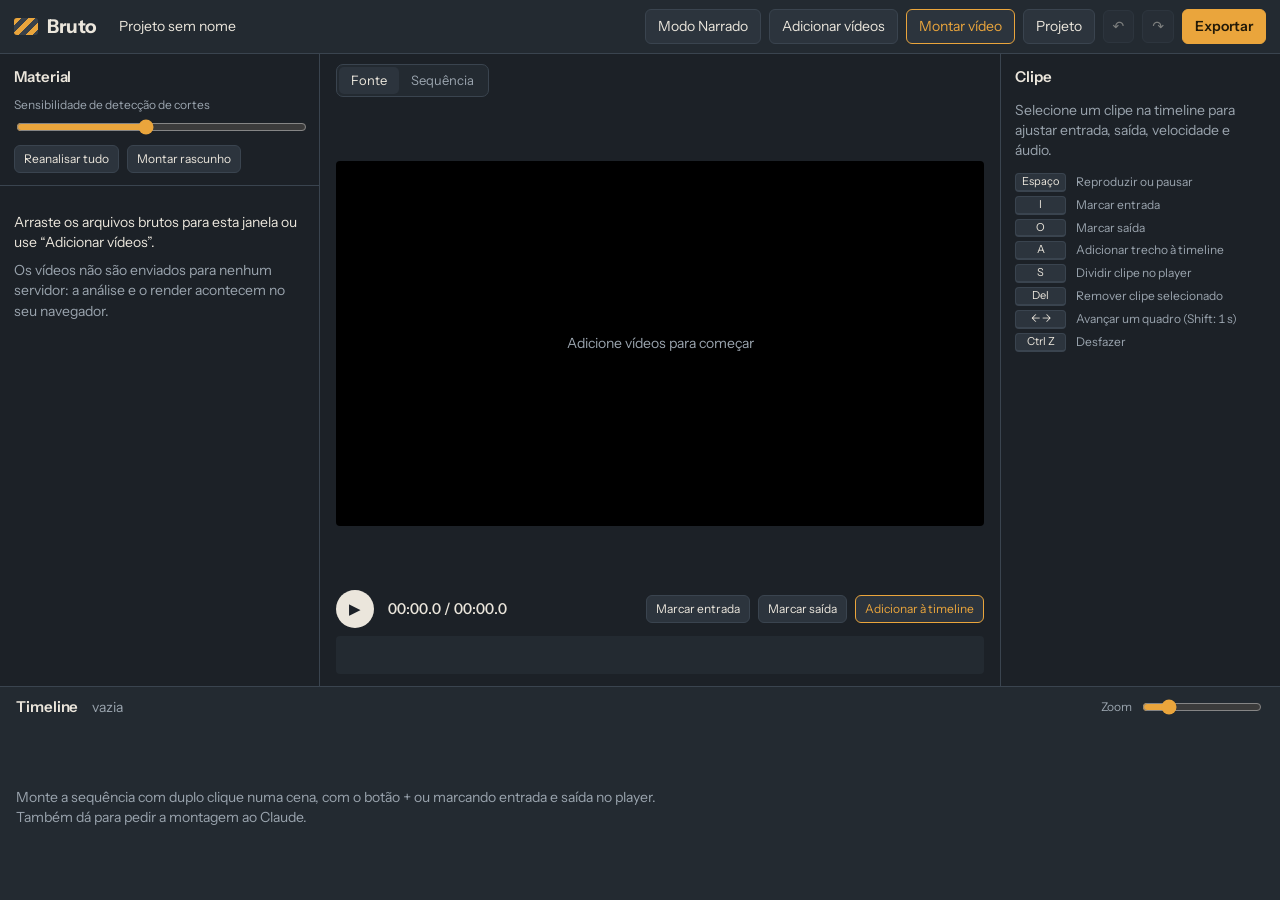
<file: index.html>
<!doctype html>
<html lang="pt-BR">
<head>
  <meta charset="utf-8">
  <meta name="viewport" content="width=device-width, initial-scale=1">
  <title>Bruto — edição de vídeo bruto</title>
  <link rel="icon" href="data:image/svg+xml,<svg xmlns='http://www.w3.org/2000/svg' viewBox='0 0 100 100'><text y='.9em' font-size='90'>🎬</text></svg>">
  <link rel="preconnect" href="https://fonts.googleapis.com">
  <link rel="preconnect" href="https://fonts.gstatic.com" crossorigin>
  <link href="https://fonts.googleapis.com/css2?family=Instrument+Sans:wght@400;500;600;700&display=swap" rel="stylesheet">
  <link rel="stylesheet" href="styles.css">
</head>
<body>
  <header class="topbar">
    <div class="brand"><span class="mark" aria-hidden="true"></span>Bruto</div>
    <input id="projName" class="proj-name" aria-label="Nome do projeto" value="Projeto sem nome">
    <nav class="actions">
      <a class="btn" href="/narrado" title="Vídeo narrado a partir de uma notícia, com cenas de jogos e legenda">Modo Narrado</a>
      <button id="btnAdd" class="btn">Adicionar vídeos</button>
      <button id="btnClaude" class="btn accent">Montar vídeo</button>
      <details class="menu" id="projMenu">
        <summary class="btn">Projeto</summary>
        <div class="menu-pop">
          <button id="btnSaveProj">Salvar projeto (.json)</button>
          <button id="btnOpenProj">Abrir projeto ou edição</button>
          <button id="btnNewProj">Novo projeto</button>
        </div>
      </details>
      <button id="btnUndo" class="btn icon" title="Desfazer (Ctrl+Z)" aria-label="Desfazer">↶</button>
      <button id="btnRedo" class="btn icon" title="Refazer (Ctrl+Shift+Z)" aria-label="Refazer">↷</button>
      <button id="btnExport" class="btn primary">Exportar</button>
    </nav>
    <input type="file" id="fileVideos" multiple accept="video/*,.mov,.mkv,.m4v" hidden>
    <input type="file" id="fileProject" accept=".json,application/json" hidden>
  </header>

  <main class="workspace">
    <aside class="bin">
      <div class="panel-head">
        <h2>Material</h2>
        <span id="binCount" class="muted"></span>
      </div>
      <div class="bin-tools">
        <label class="field">
          <span>Sensibilidade de detecção de cortes</span>
          <input id="sens" type="range" min="1" max="10" value="5">
        </label>
        <div class="row">
          <button id="btnReanalyze" class="btn small">Reanalisar tudo</button>
          <button id="btnDraft" class="btn small">Montar rascunho</button>
        </div>
      </div>
      <div id="binList"></div>
    </aside>

    <section class="viewer">
      <div class="viewer-head">
        <div class="tabs" role="group" aria-label="Modo do player">
          <button class="mode-tab" data-mode="source" aria-pressed="true">Fonte</button>
          <button class="mode-tab" data-mode="sequence" aria-pressed="false">Sequência</button>
        </div>
        <span id="viewerTitle" class="muted"></span>
      </div>
      <div class="stage-wrap">
        <div class="stage" id="stage">
          <video id="player" playsinline preload="auto"></video>
          <div class="stage-empty" id="stageEmpty">Adicione vídeos para começar</div>
        </div>
      </div>
      <div class="transport">
        <button id="btnPlay" class="play" aria-label="Reproduzir">▶</button>
        <span id="timeDisp" class="time">00:00.0 / 00:00.0</span>
        <div id="markControls" class="row">
          <button id="btnIn" class="btn small" title="Atalho: I">Marcar entrada</button>
          <button id="btnOut" class="btn small" title="Atalho: O">Marcar saída</button>
          <button id="btnAddRange" class="btn small accent" title="Atalho: A">Adicionar à timeline</button>
        </div>
      </div>
      <div id="scrubWrap"><div id="scrub" aria-label="Linha do tempo do arquivo"></div></div>
    </section>

    <aside class="inspector" id="inspector"></aside>
  </main>

  <section class="timeline">
    <div class="tl-head">
      <h2>Timeline</h2>
      <span id="seqSummary" class="muted"></span>
      <label class="zoom">Zoom <input id="zoom" type="range" min="4" max="60" value="14"></label>
    </div>
    <div id="track"></div>
  </section>

  <dialog id="dlgClaude">
    <form method="dialog" class="dlg-head">
      <h2>Montar vídeo</h2>
      <button class="btn icon" aria-label="Fechar">✕</button>
    </form>
    <div class="dlg-body">
      <div class="grid3">
        <label class="field"><span>Tipo de vídeo</span>
          <select id="tplSelect">
            <option value="imovel">Imóvel</option>
            <option value="vlog">Vlog ou fala para câmera</option>
            <option value="entrevista">Entrevista</option>
            <option value="gameplay">Gameplay</option>
            <option value="produto">Produto</option>
            <option value="livre">Livre</option>
          </select>
        </label>
        <label class="field"><span>Duração alvo (segundos)</span>
          <input id="targetDur" type="number" min="5" step="5" value="60">
        </label>
        <label class="field"><span>Formato</span>
          <select id="autoAspect">
            <option value="16:9">Horizontal 16:9</option>
            <option value="9:16">Vertical 9:16</option>
          </select>
        </label>
      </div>
      <label class="field"><span>Objetivo e observações (usado pela IA)</span>
        <textarea id="briefing" rows="2" placeholder="Ex.: apartamento de 3 quartos no Centro, destacar a suíte e a varanda gourmet."></textarea>
      </label>
      <div class="row wrap">
        <button id="btnAutoBuild" class="btn primary">Montar automaticamente</button>
        <button id="btnAiBuild" class="btn accent">Montar com IA</button>
        <span id="autoStatus" class="muted small"></span>
      </div>
      <p class="muted small">“Montar automaticamente” usa só a análise das cenas: descarta trechos escuros, desfocados ou tremidos e pega o melhor pedaço de cada cena até completar a duração. “Montar com IA” olha as imagens, identifica os ambientes e decide a ordem.</p>

      <details class="box" id="aiConfig">
        <summary>Configurar IA (Gemini, gratuito)</summary>
        <div class="box-body">
          <p class="muted small">1. Entre em <a href="https://aistudio.google.com/apikey" target="_blank" rel="noopener">aistudio.google.com/apikey</a> com uma conta Google e crie uma chave. 2. Cole abaixo e salve. A chave fica guardada só neste navegador. O plano gratuito tem limite diário de uso.</p>
          <div class="grid2">
            <label class="field"><span>Chave da API do Gemini</span><input id="geminiKey" type="password" autocomplete="off" placeholder="Cole a chave aqui"></label>
            <label class="field"><span>Modelo</span><input id="geminiModel" type="text" placeholder="gemini-flash-latest"></label>
          </div>
          <div class="row">
            <button id="btnSaveKey" class="btn small">Salvar</button>
            <button id="btnClearKey" class="btn small danger">Remover chave</button>
            <span id="keyState" class="muted small"></span>
          </div>
        </div>
      </details>

      <details class="box">
        <summary>Fluxo manual com o Claude</summary>
        <div class="box-body">
          <p class="muted small">Baixe as folhas de contato, copie o prompt e envie os dois numa conversa com o Claude. Depois cole o JSON da resposta abaixo.</p>
          <div class="row wrap">
            <button id="btnSheets" class="btn small">Baixar folhas de contato</button>
            <button id="btnCopyPrompt" class="btn small">Copiar prompt</button>
          </div>
          <details class="prompt-preview">
            <summary>Ver prompt</summary>
            <textarea id="promptPreview" rows="6" readonly></textarea>
          </details>
          <textarea id="editJson" rows="4" placeholder="Cole aqui o JSON da resposta"></textarea>
          <div class="row wrap">
            <button id="btnApplyEdit" class="btn small">Aplicar edição</button>
            <button id="btnLoadEditFile" class="btn small">Abrir arquivo .json</button>
          </div>
        </div>
      </details>
    </div>
  </dialog>

  <dialog id="dlgExport">
    <form method="dialog" class="dlg-head">
      <h2>Exportar</h2>
      <button class="btn icon" aria-label="Fechar">✕</button>
    </form>
    <div class="dlg-body">
      <div class="grid3">
        <label class="field"><span>Formato</span>
          <select data-setting="aspect">
            <option value="16:9">Horizontal 16:9</option>
            <option value="9:16">Vertical 9:16</option>
          </select>
        </label>
        <label class="field"><span>Enquadramento</span>
          <select data-setting="fit">
            <option value="contain">Encaixar com barras</option>
            <option value="cover">Preencher cortando</option>
          </select>
        </label>
        <label class="field"><span>Resolução</span>
          <select data-setting="res">
            <option value="720">720p</option>
            <option value="1080">1080p</option>
            <option value="2160">4K (só render local)</option>
          </select>
        </label>
        <label class="field"><span>Quadros por segundo</span>
          <select data-setting="fps">
            <option value="30">30</option>
            <option value="60">60</option>
          </select>
        </label>
        <label class="field"><span>Áudio original</span>
          <select data-setting="audio">
            <option value="true">Manter</option>
            <option value="false">Remover</option>
          </select>
        </label>
        <label class="field"><span>Qualidade</span>
          <select data-setting="quality">
            <option value="final">Final</option>
            <option value="draft">Rascunho rápido</option>
          </select>
        </label>
      </div>

      <section class="exp-block">
        <h3>Renderizar no navegador</h3>
        <p class="muted" id="expEstimate"></p>
        <div class="row">
          <button id="btnRender" class="btn primary">Renderizar MP4</button>
          <button id="btnCancel" class="btn" hidden>Cancelar</button>
        </div>
        <div id="expProgress" hidden>
          <div class="bar"><i id="expBar"></i></div>
          <div id="expStatus"></div>
          <pre id="expLog"></pre>
        </div>
        <div id="expResult"></div>
      </section>

      <section class="exp-block">
        <h3>Outras saídas</h3>
        <p class="muted">Para vídeos longos ou em 4K, o render local com ffmpeg é bem mais rápido. A EDL abre a sequência no DaVinci Resolve ou no Premiere para acabamento.</p>
        <div class="row wrap">
          <button id="btnBat" class="btn">Script Windows (.bat)</button>
          <button id="btnSh" class="btn">Script Mac/Linux (.sh)</button>
          <button id="btnEdl" class="btn">EDL (DaVinci/Premiere)</button>
          <button id="btnSaveProj2" class="btn">Projeto (.json)</button>
        </div>
      </section>
    </div>
  </dialog>

  <div id="dropOverlay" hidden><div>Solte os vídeos para adicionar ao projeto</div></div>
  <div id="toasts" aria-live="polite"></div>

  <script type="module" src="app.js"></script>
</body>
</html>
</file>
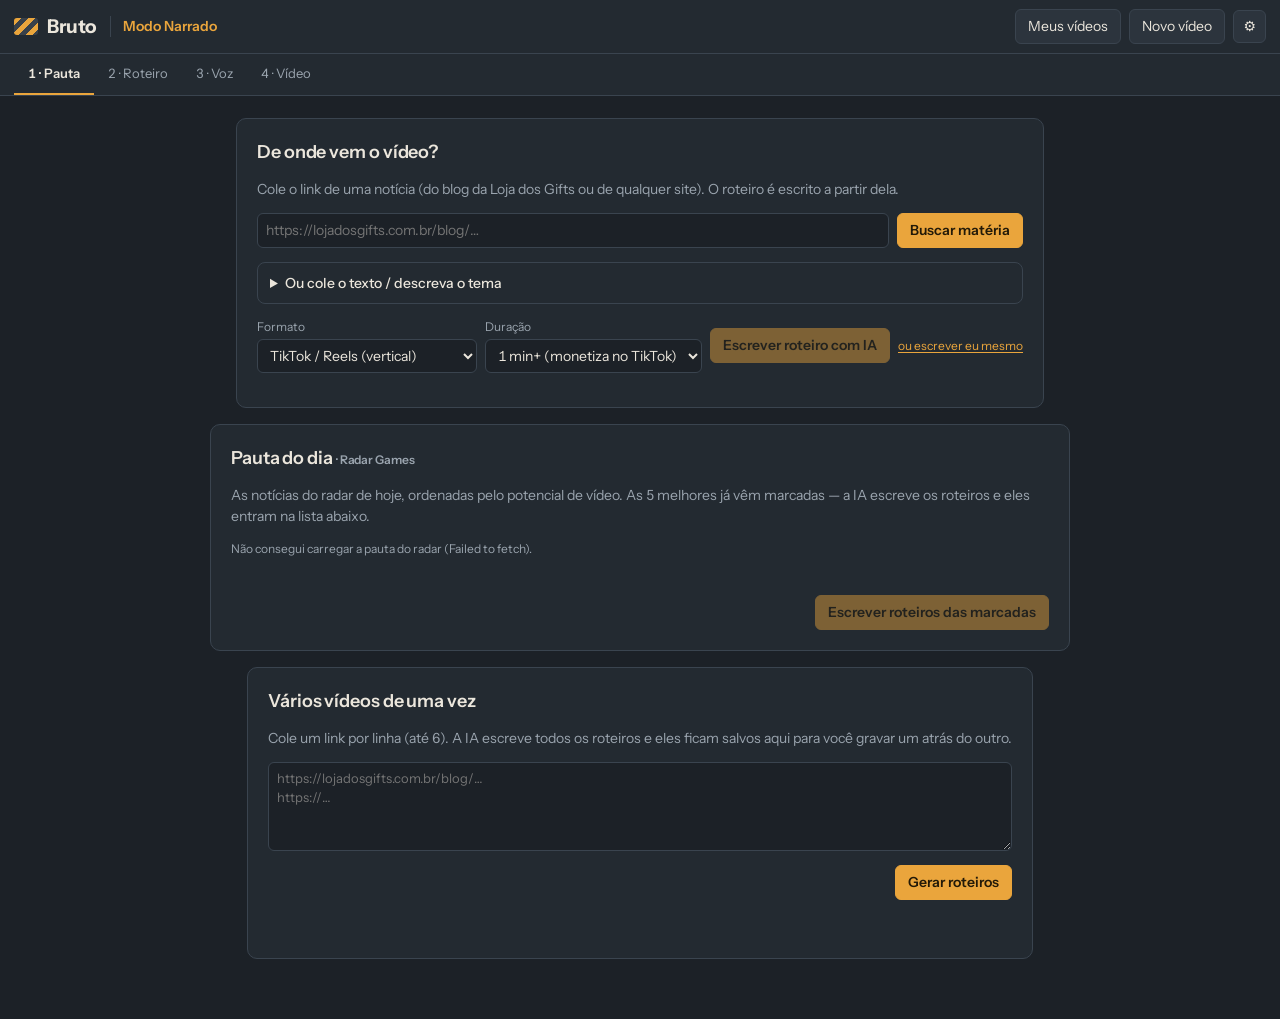
<file: narrado.html>
<!doctype html>
<html lang="pt-BR">
<head>
  <meta charset="utf-8">
  <meta name="viewport" content="width=device-width, initial-scale=1">
  <title>Bruto — Modo Narrado</title>
  <link rel="icon" href="data:image/svg+xml,<svg xmlns='http://www.w3.org/2000/svg' viewBox='0 0 100 100'><text y='.9em' font-size='90'>🎙️</text></svg>">
  <link rel="preconnect" href="https://fonts.googleapis.com">
  <link rel="preconnect" href="https://fonts.gstatic.com" crossorigin>
  <link href="https://fonts.googleapis.com/css2?family=Instrument+Sans:wght@400;500;600;700&family=Anton&family=Montserrat:wght@900&display=swap" rel="stylesheet">
  <link rel="stylesheet" href="styles.css">
  <link rel="stylesheet" href="narrado.css">
</head>
<body class="nr">
  <header class="topbar">
    <a class="brand" href="/" title="Voltar ao editor do Bruto"><span class="mark" aria-hidden="true"></span>Bruto</a>
    <span class="mode-name">Modo Narrado</span>
    <nav class="actions">
      <details class="menu" id="menuVideos">
        <summary class="btn">Meus vídeos</summary>
        <div class="menu-pop" id="listaVideos"><p class="muted small">Carregando…</p></div>
      </details>
      <button id="btnNovo" class="btn">Novo vídeo</button>
      <button id="btnConfig" class="btn icon" title="Configurações" aria-label="Configurações">⚙</button>
    </nav>
  </header>

  <ol class="trilha" aria-label="Etapas">
    <li data-passo="pauta">1 · Pauta</li>
    <li data-passo="roteiro">2 · Roteiro</li>
    <li data-passo="voz">3 · Voz</li>
    <li data-passo="video">4 · Vídeo</li>
  </ol>

  <main class="nr-main">
    <!-- 1. Pauta -->
    <section class="passo" id="passo-pauta">
      <div class="cartao">
        <h2>De onde vem o vídeo?</h2>
        <p class="muted">Cole o link de uma notícia (do blog da Loja dos Gifts ou de qualquer site). O roteiro é escrito a partir dela.</p>
        <div class="row">
          <input id="urlMateria" type="text" placeholder="https://lojadosgifts.com.br/blog/…" inputmode="url">
          <button id="btnBuscar" class="btn primary">Buscar matéria</button>
        </div>
        <details class="box" id="boxTexto">
          <summary>Ou cole o texto / descreva o tema</summary>
          <div class="box-body">
            <textarea id="textoMateria" rows="8" placeholder="Cole aqui o texto da matéria ou escreva o tema do vídeo…"></textarea>
          </div>
        </details>
        <div id="previaMateria" class="previa" hidden></div>
        <div id="boxYoutube" class="box" hidden>
          <p class="small"><b>Vídeo longo para o YouTube.</b> Funciona melhor com curiosidades, top listas, dicas e lançamentos. Pode ser só o tema (ex.: <i>"15 curiosidades de The Witcher 3"</i>) no campo de texto acima — a IA pesquisa na internet e monta capítulos.</p>
          <div class="row">
            <label class="field curto"><span>Canal</span>
              <select id="nichoYt">
                <option value="games" selected>Jogando Sem Plano (games)</option>
                <option value="carros">Radar de Garagem (carros)</option>
              </select>
            </label>
            <label class="field" id="campoCanalCarros" hidden><span>Nome do canal de carros</span>
              <input id="canalCarros" type="text" placeholder="Radar de Garagem">
            </label>
          </div>
          <label class="field"><span>Mais fontes (opcional) — links, um por linha</span>
            <textarea id="fontesExtras" rows="3" placeholder="https://…"></textarea>
          </label>
          <label class="field curto"><span>Tipo de vídeo</span>
            <select id="tipoYt">
              <option value="auto" selected>A IA escolhe</option>
              <option value="curiosidades">Curiosidades / história</option>
              <option value="top">Top lista</option>
              <option value="dicas">Dicas / guia</option>
              <option value="lancamentos">Lançamentos</option>
            </select>
          </label>
        </div>
        <div class="row fim">
          <label class="field curto"><span>Formato</span>
            <select id="formato">
              <option value="vertical" selected>TikTok / Reels (vertical)</option>
              <option value="horizontal">YouTube · Jogando Sem Plano (horizontal)</option>
            </select>
          </label>
          <label class="field curto"><span>Duração</span>
            <select id="duracao">
              <option value="70" selected>1 min+ (monetiza no TikTok)</option>
              <option value="90">~1 min 30</option>
              <option value="50">~50 s</option>
              <option value="35">~35 s</option>
            </select>
          </label>
          <button id="btnRoteiro" class="btn primary" disabled>Escrever roteiro com IA</button>
          <button id="btnRoteiroVazio" class="link">ou escrever eu mesmo</button>
        </div>
        <p id="statusRoteiro" class="muted small"></p>
      </div>

      <div class="cartao">
        <h2>Pauta do dia <span class="muted small">· Radar Games</span></h2>
        <p class="muted">As notícias do radar de hoje, ordenadas pelo potencial de vídeo. As 5 melhores já vêm marcadas — a IA escreve os roteiros e eles entram na lista abaixo.</p>
        <p id="statusPauta" class="muted small">Carregando a pauta…</p>
        <ul id="listaPauta" class="lista-lote lista-pauta"></ul>
        <div class="row fim">
          <button id="btnPauta" class="btn primary" disabled>Escrever roteiros das marcadas</button>
        </div>
      </div>

      <div class="cartao">
        <h2>Vários vídeos de uma vez</h2>
        <p class="muted">Cole um link por linha (até 6). A IA escreve todos os roteiros e eles ficam salvos aqui para você gravar um atrás do outro.</p>
        <textarea id="linksLote" rows="4" placeholder="https://lojadosgifts.com.br/blog/…&#10;https://…"></textarea>
        <div class="row fim">
          <button id="btnLote" class="btn primary">Gerar roteiros</button>
        </div>
        <p id="statusLote" class="muted small"></p>
        <ul id="listaLote" class="lista-lote"></ul>
      </div>
    </section>

    <!-- 2. Roteiro -->
    <section class="passo" id="passo-roteiro" hidden>
      <div class="cartao">
        <div class="cab">
          <div>
            <h2>Roteiro</h2>
            <p class="muted small">Cada bloco é um tópico: troca de assunto = transição no vídeo. Em <b>Jogo na tela</b>, escolha de qual jogo aparecem as imagens enquanto aquele trecho é falado.</p>
          </div>
          <div class="estimativa"><b id="estimativa">0 s</b><span class="muted small">estimado no vídeo final</span><span id="estimativaNota" class="small"></span></div>
        </div>
        <div class="row2">
          <label class="field"><span>Título</span><input id="titulo" type="text"></label>
          <label class="field"><span>Texto grande na tela nos 2 primeiros segundos (gancho)</span><input id="tituloTela" type="text" placeholder="Ex.: O FIM DO RAINBOW SIX MOBILE"></label>
        </div>
        <label class="field"><span>Jogos do vídeo (trailers e imagens oficiais: Steam, App Store ou YouTube) — um por linha</span>
          <textarea id="jogos" rows="3" placeholder="The Witcher 3: Wild Hunt"></textarea>
        </label>
        <label class="field"><span>Links de vídeo (opcional) — trailer no X/Twitter, Dailymotion, Vimeo, Reddit… um por linha. Vai para o jogo principal; para outro jogo, escreva <code>Nome do jogo: link</code></span>
          <textarea id="linksVideo" rows="2" placeholder="https://x.com/RockstarGames/status/…"></textarea>
        </label>
        <details class="box" id="boxBib">
          <summary>Biblioteca de vídeos por jogo <span id="bibResumo" class="muted small"></span></summary>
          <p class="muted small">Mande uma vez (vídeo, imagem ou link): entra sozinho em todo vídeo que falar daquele jogo, no lugar do material achado por busca. <b>Música de fundo:</b> envie mp3/m4a com o jogo <code>Trilha</code> — cada vídeo usa uma, baixinho, abaixando sozinha quando você fala.</p>
          <ul id="bibLista" class="lista-lote"></ul>
          <div class="row2">
            <label class="field"><span>Jogo</span><input id="bibJogo" list="bibJogos" placeholder="Grand Theft Auto VI"><datalist id="bibJogos"></datalist></label>
            <label class="field"><span>Link (opcional)</span><input id="bibLink" type="url" placeholder="https://x.com/…"></label>
          </div>
          <div class="row wrap">
            <label class="btn small"><input type="file" id="bibArquivo" accept="video/*,image/*,audio/*" multiple hidden>Enviar vídeos, imagens ou música…</label>
            <button id="btnBibLink" class="btn small" type="button">Salvar link</button>
            <span id="bibStatus" class="muted small"></span>
          </div>
        </details>
        <div class="box ganchos">
          <div class="row wrap">
            <b>Gancho</b><span class="muted small">os 2 primeiros segundos decidem se a pessoa fica — compare outras aberturas antes de gravar</span>
            <button id="btnGanchos" class="btn small" type="button">Sugerir 3 ganchos</button>
          </div>
          <ul id="listaGanchos" class="lista-lote"></ul>
        </div>
        <div id="cenas" class="cenas"></div>
        <div class="row">
          <button id="btnAddCena" class="btn small">+ Tópico</button>
          <button id="btnRefazerRoteiro" class="btn small">Reescrever com IA</button>
          <button id="btnCopiar" class="btn small">Copiar texto para ler</button>
        </div>
        <div class="row fim">
          <button class="btn" data-ir="pauta">Voltar</button>
          <button id="btnIrVoz" class="btn primary">Roteiro pronto → voz</button>
        </div>
      </div>
    </section>

    <!-- 3. Voz -->
    <section class="passo" id="passo-voz" hidden>
      <div class="cartao">
        <h2>Voz</h2>
        <div class="tabs vozes" role="tablist">
          <button class="mode-tab" data-voz="gravar" aria-pressed="true">Gravar aqui</button>
          <button class="mode-tab" data-voz="arquivo" aria-pressed="false">Enviar arquivo</button>
          <button class="mode-tab" data-voz="ia" aria-pressed="false">Voz de IA</button>
        </div>

        <div data-painel="gravar">
          <div class="tp-controles row wrap">
            <label class="chk"><input type="checkbox" id="tpAuto" checked><span>Rolagem automática enquanto você fala</span></label>
            <label class="field curto tp-vel"><span>Velocidade</span><input type="range" id="tpVel" min="1.6" max="3.6" step="0.1" value="2.6"></label>
            <label class="chk"><input type="checkbox" id="tpRecomeca" checked><span>Errou e parou no meio? Volta sozinho para o começo da frase</span></label>
          </div>
          <div class="tp-nav row">
            <button id="tpVolta" class="btn small" type="button">↑ Frase anterior</button>
            <button id="tpAvanca" class="btn small" type="button">Próxima frase ↓</button>
            <span class="muted small">Teclado: ↑ / ↓. Ou clique em qualquer palavra.</span>
          </div>
          <div class="teleprompter" id="teleprompter"></div>
          <ul class="dicas muted small">
            <li>Celular costuma captar melhor que headset. Fale um pouco acima do tom normal.</li>
            <li>Errou? Pausa e repete a frase inteira — o sistema fica com a última versão.</li>
            <li>Comece com 3 segundos de silêncio (ajuda a medir o ruído do ambiente).</li>
          </ul>
          <div class="gravador">
            <button id="btnGravar" class="rec" aria-label="Gravar"><span></span></button>
            <div class="grav-info">
              <b id="tempoGrav">0:00</b>
              <div class="medidor"><i id="nivel"></i></div>
              <span id="statusGrav" class="muted small">Pronto para gravar</span>
            </div>
          </div>
          <audio id="ouvirGrav" controls hidden></audio>
        </div>

        <div data-painel="arquivo" hidden>
          <label class="soltar" id="soltarAudio">
            <input type="file" id="arqAudio" accept="audio/*,.m4a,.mp3,.wav,.ogg,.webm,.aac" hidden>
            <span>Clique ou arraste o áudio (m4a, mp3, wav…)</span>
          </label>
          <audio id="ouvirArq" controls hidden></audio>
        </div>

        <div data-painel="ia" hidden>
          <label class="field curto"><span>Voz</span>
            <select id="vozIa">
              <option value="pt-BR-AntonioNeural">Antônio (masculina)</option>
              <option value="pt-BR-FranciscaNeural">Francisca (feminina)</option>
              <option value="pt-BR-ThalitaMultilingualNeural">Thalita (feminina)</option>
            </select>
          </label>
          <p class="muted small">A narração é gerada no servidor de render, já sincronizada com cenas e legenda.</p>
        </div>

        <div class="row fim">
          <button class="btn" data-ir="roteiro">Voltar</button>
          <button id="btnGerarProximo" class="btn" hidden>Gerar e gravar o próximo</button>
          <button id="btnGerar" class="btn primary">Gerar vídeo</button>
        </div>
        <p id="statusEnvio" class="muted small"></p>
      </div>
    </section>

    <!-- 4. Vídeo -->
    <section class="passo" id="passo-video" hidden>
      <div class="video-grid">
        <div class="tela-video">
          <div class="moldura">
            <video id="player" controls playsinline hidden></video>
            <canvas id="telaPrevia" width="360" height="640" hidden></canvas>
            <div id="aguarde" class="aguarde">
              <div class="spinner" aria-hidden="true"></div>
              <b id="etapa">Na fila…</b>
              <div class="bar"><i id="progresso"></i></div>
              <span class="muted small">Leva de 4 a 8 minutos. Pode fechar a página: o vídeo fica em “Meus vídeos”.</span>
            </div>
          </div>
          <div id="linhaTempo" class="linha-tempo" hidden></div>
          <div class="row wrap">
            <a id="btnBaixar" class="btn primary" hidden download>Baixar vídeo</a>
            <button id="btnPrevia" class="btn" hidden title="Ouça e veja os cortes, cenas e legendas com os seus ajustes, sem esperar o render">▶ Prévia rápida</button>
            <button id="btnAplicar" class="btn accent" disabled>Aplicar ajustes</button>
          </div>
          <p id="avisoPrevia" class="muted small" hidden>Prévia simplificada: cortes, ordem das cenas e legenda. Transições, efeitos e zoom aparecem só no vídeo final.</p>
          <p id="infoVideo" class="muted small"></p>
          <details class="box" id="boxPost" hidden>
            <summary>Legenda do post e hashtags</summary>
            <div class="box-body">
              <textarea id="textoPost" rows="5"></textarea>
              <div class="row">
                <button id="btnCopiarPost" class="btn small primary">Copiar</button>
                <button id="btnGerarPost" class="btn small">Gerar de novo com IA</button>
              </div>
            </div>
          </details>
          <details class="box" id="boxThumbs" hidden open>
            <summary>Pacote de postagem do YouTube (thumbs, títulos, descrição, tags)</summary>
            <div class="box-body">
              <div id="thumbsGrid" class="thumbs-grid"></div>
              <ol id="titulosYt" class="titulos-yt"></ol>
              <div id="pacoteYt" class="pacote-yt"></div>
              <p class="muted small">No YouTube Studio: Detalhes → Miniatura → <b>Testar e comparar</b>, suba as 3 (e os títulos, se o teste de título estiver liberado). O YouTube escolhe a vencedora pelo tempo de exibição.</p>
            </div>
          </details>
        </div>

        <div class="ajustes" id="ajustes" hidden>
          <div class="tabs" role="tablist">
            <button class="mode-tab" data-aba="fala" aria-pressed="true">Fala e legenda</button>
            <button class="mode-tab" data-aba="cenas" aria-pressed="false">Cenas</button>
          </div>
          <div data-aba-painel="fala">
            <div class="tabs vista-fala" role="tablist">
              <button class="mode-tab" data-vista="fala" aria-pressed="true">Fala (cortes)</button>
              <button class="mode-tab" data-vista="legenda" aria-pressed="false">Legenda (texto)</button>
            </div>
            <p class="muted small" data-vista-painel="fala">Clique numa palavra para <b>corrigir o texto</b> da legenda ou <b>cortar</b> a fala. Riscado = cortado. Linha cinza = tomada descartada (clique para usar).</p>
            <div data-vista-painel="legenda" hidden>
              <p class="muted small">A legenda como aparece no vídeo, bloco a bloco. Edite o texto à vontade: corrigir legenda é um ajuste rápido (não refaz o vídeo).</p>
              <div id="blocosLegenda" class="blocos-legenda"></div>
            </div>
            <div id="avisoFalta" class="aviso" hidden></div>
            <div id="tomadas" class="tomadas" data-vista-painel="fala"></div>
            <label class="field curto"><span>Redução de ruído</span>
              <select id="ruido">
                <option value="auto">Automática</option>
                <option value="sim">Sempre ligada</option>
                <option value="nao">Desligada</option>
              </select>
            </label>
          </div>
          <div data-aba-painel="cenas" hidden>
            <details class="box" id="boxAparencia" open>
              <summary>Aparência e efeitos</summary>
              <div class="box-body" id="aparencia"></div>
            </details>
            <details class="box" id="boxProprias">
              <summary>Enviar imagem ou clipe seu</summary>
              <div class="box-body">
                <p class="muted small">Print de tweet, foto da notícia, gameplay seu… Entra como 1ª imagem do tópico escolhido no próximo “Aplicar ajustes”. Prints aparecem inteiros, sem cortar as laterais.</p>
                <div class="row wrap">
                  <label class="field curto"><span>Tópico</span><select id="propriaCena"></select></label>
                  <label class="btn" for="arqPropria">Escolher arquivo</label>
                  <input type="file" id="arqPropria" accept="image/*,video/*" hidden>
                </div>
                <p id="statusPropria" class="muted small"></p>
                <ul id="listaProprias" class="lista-proprias"></ul>
              </div>
            </details>
            <p class="muted small">Imagens de cada tópico, na ordem em que aparecem. Clique numa para trocar; arraste para reordenar.</p>
            <div id="listaCenas" class="lista-cenas"></div>
          </div>
        </div>
      </div>
    </section>
  </main>

  <dialog id="dlgTroca">
    <form method="dialog" class="dlg-head">
      <h2>Trocar imagem</h2>
      <button class="btn icon" aria-label="Fechar">✕</button>
    </form>
    <div class="dlg-body">
      <div class="row wrap" id="filtroJogos"></div>
      <div id="gradeMidias" class="grade-midias"></div>
      <div class="row">
        <button id="btnRemoverMidia" class="btn small danger">Remover desta cena</button>
      </div>
    </div>
  </dialog>

  <dialog id="dlgConfig">
    <form method="dialog" class="dlg-head">
      <h2>Configurações</h2>
      <button class="btn icon" aria-label="Fechar">✕</button>
    </form>
    <div class="dlg-body">
      <label class="field"><span>Chave do Gemini (grátis em aistudio.google.com/apikey) — a mesma do editor do Bruto, salva só neste navegador</span>
        <input id="cfgGemini" type="text" autocomplete="off" spellcheck="false">
      </label>
      <label class="field"><span>Senha do Modo Narrado (definida no Vercel em NARRADO_SENHA)</span>
        <input id="cfgSenha" type="text" autocomplete="off" spellcheck="false">
      </label>
      <div class="row"><button id="btnSalvarCfg" class="btn primary">Salvar</button></div>
    </div>
  </dialog>

  <div id="toasts" aria-live="polite"></div>
  <aside id="fila" class="fila" hidden aria-live="polite"></aside>
  <script src="narrado.js"></script>
</body>
</html>
</file>
<file: styles.css>
:root {
  --bg: #1c2127;
  --panel: #232a31;
  --panel-2: #2c343d;
  --line: #3a444f;
  --text: #ebe6dc;
  --muted: #9aa4ae;
  --accent: #eaa53c;
  --accent-ink: #231a08;
  --in: #5bb8a6;
  --warn: #e3705e;
  --radius: 6px;
  color-scheme: dark;
}

* { box-sizing: border-box; }
html, body { height: 100%; }
body {
  margin: 0;
  display: grid;
  grid-template-rows: 54px minmax(0, 1fr) 214px;
  background: var(--bg);
  color: var(--text);
  font: 14px/1.45 "Instrument Sans", system-ui, -apple-system, "Segoe UI", sans-serif;
  font-variant-numeric: tabular-nums;
}
h2, h3 { margin: 0; font-weight: 600; letter-spacing: -0.005em; }
h2 { font-size: 15px; }
h3 { font-size: 14px; }
p { margin: 0; }
.muted { color: var(--muted); }
.small { font-size: 12px; }
.row { display: flex; gap: 8px; align-items: center; }
.row.wrap { flex-wrap: wrap; }
[hidden] { display: none !important; }

/* Botões */
.btn, .menu-pop button {
  font: inherit;
  color: var(--text);
  background: var(--panel-2);
  border: 1px solid var(--line);
  border-radius: var(--radius);
  padding: 6px 12px;
  cursor: pointer;
  white-space: nowrap;
}
.btn:hover { border-color: #56636f; }
a.btn { text-decoration: none; display: inline-block; }
.btn.small { padding: 4px 9px; font-size: 12px; }
.btn.icon { padding: 5px 9px; }
.btn.primary { background: var(--accent); color: var(--accent-ink); border-color: var(--accent); font-weight: 600; }
.btn.primary:hover { filter: brightness(1.06); }
.btn.accent { border-color: var(--accent); color: var(--accent); }
.btn.danger { color: var(--warn); }
.btn:disabled { opacity: .45; cursor: default; }
.link { font: inherit; font-size: 12px; background: none; border: 0; padding: 0; color: var(--accent); cursor: pointer; text-decoration: underline; text-underline-offset: 2px; }
.link.warn { color: var(--warn); }
:focus-visible { outline: 2px solid var(--accent); outline-offset: 2px; }

input[type="text"], input[type="number"], input:not([type]), select, textarea {
  font: inherit;
  color: var(--text);
  background: var(--bg);
  border: 1px solid var(--line);
  border-radius: var(--radius);
  padding: 6px 8px;
  width: 100%;
}
textarea { resize: vertical; font-size: 13px; }
input[type="range"] { accent-color: var(--accent); width: 100%; }
input[type="checkbox"] { accent-color: var(--accent); }
.field { display: flex; flex-direction: column; gap: 4px; }
.field > span { font-size: 12px; color: var(--muted); }
.check { display: flex; gap: 8px; align-items: center; font-size: 13px; }

/* Topo */
.topbar {
  display: flex; align-items: center; gap: 14px;
  padding: 0 14px;
  background: var(--panel);
  border-bottom: 1px solid var(--line);
}
.brand { display: flex; align-items: center; gap: 9px; font-weight: 700; font-size: 19px; letter-spacing: -0.02em; }
.mark {
  width: 24px; height: 17px; border-radius: 3px;
  background: repeating-linear-gradient(135deg, var(--accent) 0 5px, #39414a 5px 10px);
}
.proj-name { max-width: 260px; background: transparent !important; border-color: transparent !important; font-weight: 500; }
.proj-name:hover, .proj-name:focus { border-color: var(--line) !important; }
.actions { margin-left: auto; display: flex; gap: 8px; align-items: center; }
.menu { position: relative; }
.menu summary { list-style: none; }
.menu summary::-webkit-details-marker { display: none; }
.menu-pop {
  position: absolute; right: 0; top: calc(100% + 6px); z-index: 20;
  display: flex; flex-direction: column; gap: 4px; padding: 6px;
  background: var(--panel); border: 1px solid var(--line); border-radius: 8px;
  min-width: 220px; box-shadow: 0 10px 30px rgba(0,0,0,.4);
}
.menu-pop button { text-align: left; border-color: transparent; background: transparent; }
.menu-pop button:hover { background: var(--panel-2); }

/* Área de trabalho */
.workspace { display: grid; grid-template-columns: 320px minmax(0, 1fr) 280px; min-height: 0; }
.panel-head { display: flex; align-items: baseline; justify-content: space-between; padding: 12px 14px 8px; }

.bin { border-right: 1px solid var(--line); overflow-y: auto; min-height: 0; }
.bin-tools { padding: 0 14px 12px; display: flex; flex-direction: column; gap: 8px; border-bottom: 1px solid var(--line); }
#binList { padding: 8px 0 20px; }
.empty { padding: 18px 14px; display: flex; flex-direction: column; gap: 8px; }
.src { padding: 6px 0 10px; }
.src-head { padding: 6px 14px; cursor: pointer; display: grid; grid-template-columns: 1fr auto; gap: 2px 8px; border-left: 3px solid transparent; }
.src-head:hover { background: var(--panel); }
.src-head.active { border-left-color: var(--accent); background: var(--panel); }
.src-name { font-weight: 600; font-size: 13px; overflow: hidden; text-overflow: ellipsis; white-space: nowrap; }
.src-meta { font-size: 12px; color: var(--muted); grid-column: 1; }
.src-status { grid-row: 1 / span 2; grid-column: 2; align-self: center; font-size: 12px; }
.src-status .warn { color: var(--warn); }
.scene-grid { display: grid; grid-template-columns: 1fr 1fr; gap: 8px; padding: 8px 14px 0; }
.scene { cursor: pointer; border-radius: 4px; }
.scene .thumb {
  position: relative; aspect-ratio: 16 / 9; border-radius: 4px;
  background: #0d1013 center / cover no-repeat;
  outline: 1px solid var(--line);
}
.scene:hover .thumb { outline-color: var(--muted); }
.scene.used .thumb { outline: 2px solid var(--accent); }
.scene .add {
  position: absolute; right: 4px; bottom: 4px;
  width: 24px; height: 24px; border-radius: 50%;
  border: 0; background: var(--accent); color: var(--accent-ink);
  font-weight: 700; font-size: 16px; line-height: 1; cursor: pointer;
  opacity: 0; transition: opacity .12s;
}
.scene:hover .add, .scene .add:focus-visible { opacity: 1; }
.scene-info { display: flex; justify-content: space-between; gap: 4px; font-size: 11px; margin-top: 4px; color: var(--muted); }
.scene-info b { color: var(--text); font-weight: 600; }
.flags { display: flex; flex-wrap: wrap; gap: 3px; margin-top: 3px; }
.flag { font-size: 10px; padding: 1px 5px; border-radius: 3px; color: var(--warn); background: rgba(227,112,94,.12); }

/* Player */
.viewer { display: flex; flex-direction: column; gap: 8px; padding: 10px 16px 12px; min-width: 0; min-height: 0; }
.viewer-head { display: flex; align-items: center; gap: 12px; }
.tabs { display: inline-flex; background: var(--panel); border: 1px solid var(--line); border-radius: 7px; padding: 2px; }
.mode-tab { font: inherit; font-size: 13px; color: var(--muted); background: none; border: 0; border-radius: 5px; padding: 4px 12px; cursor: pointer; }
.mode-tab[aria-pressed="true"] { background: var(--panel-2); color: var(--text); }
.stage-wrap { flex: 1; min-height: 0; container-type: size; display: grid; place-items: center; }
.stage {
  --ar: 1.7778;
  position: relative;
  width: min(100cqw, calc(100cqh * var(--ar)));
  aspect-ratio: var(--ar);
  background: #000; border-radius: 4px; overflow: hidden;
}
.stage video { width: 100%; height: 100%; display: block; object-fit: contain; }
.stage-empty { position: absolute; inset: 0; display: grid; place-items: center; color: var(--muted); }
.transport { display: flex; align-items: center; gap: 14px; }
.play {
  width: 38px; height: 38px; border-radius: 50%;
  border: 0; background: var(--text); color: var(--bg);
  font-size: 15px; cursor: pointer; flex: none;
}
.time { font-size: 15px; font-weight: 500; min-width: 150px; }
#markControls { margin-left: auto; }
#scrub {
  position: relative; height: 38px; border-radius: 4px;
  background: var(--panel); cursor: pointer; overflow: hidden; user-select: none; touch-action: none;
}
.seg { position: absolute; top: 0; height: 26px; border-right: 1px solid var(--bg); background: rgba(255,255,255,.035); overflow: hidden; }
.seg:nth-child(even) { background: rgba(255,255,255,.08); }
.seg span { font-size: 10px; color: var(--muted); padding: 3px 0 0 4px; display: block; white-space: nowrap; }
.seg.flagged { box-shadow: inset 0 -2px 0 var(--warn); }
.used-bar { position: absolute; bottom: 4px; height: 5px; background: var(--accent); border-radius: 2px; opacity: .85; }
.range { position: absolute; top: 0; bottom: 0; background: rgba(91,184,166,.2); border-left: 2px solid var(--in); border-right: 2px solid var(--in); pointer-events: none; }
.playhead { position: absolute; top: 0; bottom: 0; width: 2px; margin-left: -1px; background: var(--accent); pointer-events: none; }

/* Inspetor */
.inspector { border-left: 1px solid var(--line); padding: 12px 14px; overflow-y: auto; display: flex; flex-direction: column; gap: 12px; min-height: 0; }
.inspector .field .row input { flex: 1; }
.btn-grid { display: grid; grid-template-columns: 1fr 1fr; gap: 6px; }
.note { background: var(--panel); border-left: 3px solid var(--in); padding: 8px 10px; border-radius: 4px; font-size: 13px; }
.note span { font-size: 11px; color: var(--in); display: block; margin-bottom: 2px; }
.shortcuts { display: grid; grid-template-columns: auto 1fr; gap: 4px 10px; font-size: 12px; color: var(--muted); }
kbd { font: inherit; font-size: 11px; color: var(--text); background: var(--panel-2); border: 1px solid var(--line); border-bottom-width: 2px; border-radius: 4px; padding: 0 6px; text-align: center; }

/* Timeline */
.timeline { display: flex; flex-direction: column; min-height: 0; background: var(--panel); border-top: 1px solid var(--line); }
.tl-head { display: flex; align-items: center; gap: 14px; padding: 9px 16px 0; }
.zoom { margin-left: auto; display: flex; align-items: center; gap: 8px; font-size: 12px; color: var(--muted); }
.zoom input { width: 120px; }
#track { position: relative; flex: 1; display: flex; gap: 3px; padding: 10px 16px 14px; overflow-x: auto; overflow-y: hidden; }
.empty-track { color: var(--muted); align-self: center; max-width: 640px; }
.clip {
  flex: none; display: flex; flex-direction: column;
  background: var(--panel-2); border: 2px solid transparent; border-radius: 5px;
  overflow: hidden; cursor: grab;
}
.clip.selected { border-color: var(--accent); }
.clip.dragging { opacity: .4; }
.clip.drop-before { box-shadow: -4px 0 0 var(--in); }
.clip.drop-after { box-shadow: 4px 0 0 var(--in); }
.clip-thumb { flex: 1; background: #0d1013 center / cover no-repeat; min-height: 0; }
.clip-body { padding: 4px 7px 5px; }
.clip-label { font-size: 12px; font-weight: 600; white-space: nowrap; overflow: hidden; text-overflow: ellipsis; }
.clip-meta { display: flex; gap: 5px; align-items: center; font-size: 11px; color: var(--muted); }
.badge { font-size: 10px; padding: 0 4px; border-radius: 3px; background: var(--bg); color: var(--text); }
.tl-playhead { position: absolute; top: 6px; bottom: 10px; width: 2px; background: var(--accent); pointer-events: none; display: none; }

/* Diálogos */
dialog {
  width: min(760px, 94vw); max-height: 90vh;
  padding: 0; color: var(--text);
  background: var(--panel); border: 1px solid var(--line); border-radius: 10px;
}
dialog::backdrop { background: rgba(8, 10, 12, .65); }
.dlg-head { display: flex; justify-content: space-between; align-items: center; padding: 14px 18px; border-bottom: 1px solid var(--line); }
.dlg-head h2 { font-size: 17px; }
.dlg-body { padding: 16px 18px 20px; display: flex; flex-direction: column; gap: 16px; }
.grid2 { display: grid; grid-template-columns: 1fr 1fr; gap: 10px; }
.grid3 { display: grid; grid-template-columns: repeat(3, 1fr); gap: 10px; }
.steps { margin: 0; padding-left: 22px; display: flex; flex-direction: column; gap: 18px; }
.steps li { display: flex; flex-direction: column; gap: 8px; }
.steps li::marker { color: var(--accent); font-weight: 700; }
.prompt-preview summary { cursor: pointer; font-size: 12px; color: var(--muted); }
.prompt-preview textarea { margin-top: 6px; }
.exp-block { display: flex; flex-direction: column; gap: 8px; padding-top: 14px; border-top: 1px solid var(--line); }
.bar { height: 8px; background: var(--bg); border-radius: 4px; overflow: hidden; }
.bar i { display: block; height: 100%; width: 0; background: var(--accent); transition: width .2s; }
#expStatus { font-size: 13px; margin-top: 6px; }
#expLog { margin: 6px 0 0; max-height: 110px; overflow: auto; font-size: 11px; line-height: 1.35; color: var(--muted); background: var(--bg); padding: 6px 8px; border-radius: 4px; white-space: pre-wrap; word-break: break-all; }
.result { display: flex; gap: 10px; align-items: center; flex-wrap: wrap; background: rgba(91,184,166,.12); border: 1px solid rgba(91,184,166,.4); padding: 10px 12px; border-radius: 6px; }
.result.error { background: rgba(227,112,94,.1); border-color: rgba(227,112,94,.45); white-space: pre-wrap; font-size: 13px; }

.box { border: 1px solid var(--line); border-radius: 8px; }
.box > summary { cursor: pointer; padding: 10px 12px; font-weight: 500; }
.box-body { padding: 0 12px 12px; display: flex; flex-direction: column; gap: 10px; }
.box a { color: var(--accent); }
.btn.busy { opacity: .6; pointer-events: none; }

/* Avisos e arrastar */
#toasts { position: fixed; right: 16px; bottom: 16px; display: flex; flex-direction: column; gap: 8px; z-index: 50; max-width: 380px; }
.toast { background: var(--panel-2); border: 1px solid var(--line); border-left: 3px solid var(--in); padding: 9px 12px; border-radius: 6px; font-size: 13px; box-shadow: 0 8px 24px rgba(0,0,0,.35); }
.toast.warn { border-left-color: var(--warn); }
#dropOverlay { position: fixed; inset: 0; z-index: 60; display: grid; place-items: center; background: rgba(20,24,28,.82); }
#dropOverlay div { border: 2px dashed var(--accent); border-radius: 14px; padding: 48px 64px; font-size: 18px; font-weight: 600; }

@media (max-width: 1150px) {
  .workspace { grid-template-columns: 270px minmax(0, 1fr) 240px; }
  .scene-grid { grid-template-columns: 1fr; }
}
@media (max-width: 860px) {
  body { grid-template-rows: auto auto 214px; height: auto; }
  .topbar { flex-wrap: wrap; padding: 8px 12px; }
  .actions { margin-left: 0; flex-wrap: wrap; }
  .workspace { grid-template-columns: 1fr; }
  .bin { max-height: 320px; border-right: 0; border-bottom: 1px solid var(--line); }
  .stage-wrap { height: 50vh; flex: none; }
  .inspector { border-left: 0; border-top: 1px solid var(--line); }
  .grid3 { grid-template-columns: 1fr 1fr; }
}
@media (prefers-reduced-motion: reduce) {
  * { transition: none !important; }
}
</file>
<file: narrado.css>
/* Modo Narrado — usa os tokens e componentes de styles.css */
body.nr { display: block; height: auto; min-height: 100%; }
.nr .topbar { height: 54px; position: sticky; top: 0; z-index: 10; }
.nr .brand { color: var(--text); text-decoration: none; }
.mode-name { font-weight: 600; color: var(--accent); padding-left: 12px; border-left: 1px solid var(--line); }
#listaVideos { max-height: 60vh; overflow: auto; min-width: 300px; }
#listaVideos button { display: flex; flex-direction: column; gap: 1px; }
#listaVideos small { color: var(--muted); }
#listaVideos .selo-formato { align-self: flex-start; font-size: 10px; font-weight: 700; letter-spacing: .04em;
  padding: 1px 6px; border-radius: 4px; margin-bottom: 2px; color: #fff; }
#listaVideos .selo-formato.yt { background: #e62117; }
#listaVideos .selo-formato.ttk { background: #00a8b5; }

.trilha { list-style: none; display: flex; gap: 0; margin: 0; padding: 0 14px; border-bottom: 1px solid var(--line); background: var(--panel); overflow-x: auto; }
.trilha li { padding: 10px 14px; font-size: 13px; color: var(--muted); border-bottom: 2px solid transparent; white-space: nowrap; }
.trilha li.ativo { color: var(--text); border-bottom-color: var(--accent); font-weight: 600; }
.trilha li.feito { color: var(--in); }

.nr-main { max-width: 1180px; margin: 0 auto; padding: 22px 16px 60px; }
.cartao { background: var(--panel); border: 1px solid var(--line); border-radius: 10px; padding: 20px; display: flex; flex-direction: column; gap: 14px; max-width: 860px; margin: 0 auto; }
.cartao h2 { font-size: 18px; }
.cab { display: flex; justify-content: space-between; gap: 16px; align-items: flex-start; }
.estimativa { display: flex; flex-direction: column; align-items: flex-end; }
.estimativa b { font-size: 22px; color: var(--accent); }
.row.fim { justify-content: flex-end; flex-wrap: wrap; }
.field.curto { max-width: 220px; }
.previa { display: grid; grid-template-columns: 120px 1fr; gap: 12px; align-items: start; background: var(--bg); border: 1px solid var(--line); border-radius: 8px; padding: 10px; }
.previa img { width: 120px; aspect-ratio: 16/9; object-fit: cover; border-radius: 4px; }
.previa b { display: block; margin-bottom: 4px; }

/* roteiro */
.cenas { display: flex; flex-direction: column; gap: 10px; counter-reset: cena; }
.cena { display: grid; grid-template-columns: 28px 1fr; gap: 10px; background: var(--bg); border: 1px solid var(--line); border-radius: 8px; padding: 10px; }
.cena::before { counter-increment: cena; content: counter(cena); font-weight: 700; color: var(--accent); text-align: center; padding-top: 6px; }
.cena .campos { display: flex; flex-direction: column; gap: 8px; }
.cena textarea { min-height: 54px; font-size: 14px; }
.cena .linha2 { display: grid; grid-template-columns: 1fr 190px 170px 64px auto; gap: 8px; align-items: end; }
.cena .linha2.ficha-ed { grid-template-columns: auto 1.2fr 0.6fr 1.4fr 0.6fr 0.6fr auto; margin-top: 6px; padding-top: 6px; border-top: 1px dashed var(--line, #333); }
.emoji-in { text-align: center; font-size: 18px; }
.row2 { display: grid; grid-template-columns: 1fr 1fr; gap: 10px; }
.cena .acoes { display: flex; gap: 4px; }

/* voz */
.vozes { align-self: flex-start; }
.teleprompter { position: relative; background: var(--bg); border: 1px solid var(--line); border-radius: 8px; padding: 14px 16px; font-size: 21px; line-height: 1.6; max-height: 320px; overflow-y: auto; }
.tp-frase { transition: color .2s; color: var(--muted); }
.tp-frase.atual { color: var(--text); }
.tp-w { cursor: pointer; border-radius: 3px; }
.tp-w.lida { opacity: .55; }
.tp-w.agora { background: color-mix(in srgb, var(--accent) 35%, transparent); opacity: 1; }
.tp-controles { align-items: end; gap: 14px; margin-bottom: 8px; }
.tp-vel input { width: 140px; }
.teleprompter p { margin: 0 0 10px; }
.dicas { margin: 0; padding-left: 18px; display: flex; flex-direction: column; gap: 2px; }
.gravador { display: flex; align-items: center; gap: 16px; }
.rec { width: 64px; height: 64px; border-radius: 50%; border: 3px solid var(--warn); background: transparent; display: grid; place-items: center; cursor: pointer; }
.rec span { width: 26px; height: 26px; border-radius: 50%; background: var(--warn); transition: all .15s; }
.rec.on span { border-radius: 4px; width: 22px; height: 22px; }
.rec.on { animation: pulso 1.4s infinite; }
@keyframes pulso { 50% { box-shadow: 0 0 0 8px rgba(227,112,94,.18); } }
.grav-info { display: flex; flex-direction: column; gap: 6px; flex: 1; }
.grav-info b { font-size: 22px; }
.medidor { height: 6px; background: var(--bg); border-radius: 3px; overflow: hidden; max-width: 320px; }
.medidor i { display: block; height: 100%; width: 0; background: var(--in); transition: width .06s; }
.soltar { display: grid; place-items: center; border: 2px dashed var(--line); border-radius: 10px; padding: 34px; cursor: pointer; color: var(--muted); }
.soltar:hover, .soltar.sobre { border-color: var(--accent); color: var(--text); }
audio { width: 100%; }

/* vídeo e ajustes */
.video-grid { display: grid; grid-template-columns: 380px minmax(0, 1fr); gap: 22px; align-items: start; }
.tela-video { display: flex; flex-direction: column; gap: 10px; position: sticky; top: 112px; }
.moldura { aspect-ratio: 9 / 16; background: #0d1013; border: 1px solid var(--line); border-radius: 12px; overflow: hidden; display: grid; }
.moldura video, .moldura canvas { width: 100%; height: 100%; object-fit: contain; background: #000; grid-area: 1 / 1; }
.aguarde { display: flex; flex-direction: column; gap: 12px; align-items: center; justify-content: center; padding: 24px; text-align: center; }
.aguarde .bar { width: 100%; }
.aguarde.erro b { color: var(--warn); }
.spinner { width: 34px; height: 34px; border-radius: 50%; border: 3px solid var(--line); border-top-color: var(--accent); animation: gira .9s linear infinite; }
.aguarde.erro .spinner { display: none; }
@keyframes gira { to { transform: rotate(360deg); } }
.ajustes { background: var(--panel); border: 1px solid var(--line); border-radius: 10px; padding: 16px; display: flex; flex-direction: column; gap: 12px; min-width: 0; }
.ajustes .tabs { align-self: flex-start; }
.ajustes [data-aba-painel] { display: flex; flex-direction: column; gap: 10px; }
.aviso { background: rgba(234,165,60,.1); border: 1px solid rgba(234,165,60,.45); padding: 8px 10px; border-radius: 6px; font-size: 13px; }

.tomadas { display: flex; flex-direction: column; gap: 4px; }
.cena-titulo { margin-top: 10px; font-size: 12px; font-weight: 600; color: var(--accent); text-transform: uppercase; letter-spacing: .04em; }
.tomada { display: flex; flex-wrap: wrap; gap: 2px 4px; padding: 6px 8px; border-radius: 6px; background: var(--bg); border-left: 3px solid var(--in); font-size: 15px; line-height: 1.6; }
.tomada.fora { border-left-color: var(--line); opacity: .55; cursor: pointer; }
.tomada.fora:hover { opacity: .85; }
.tomada .t { color: var(--muted); font-size: 11px; margin-right: 4px; align-self: center; font-variant-numeric: tabular-nums; }
.w { cursor: pointer; border-radius: 3px; padding: 0 2px; }
.w:hover { background: var(--panel-2); }
.w.cortada { text-decoration: line-through; color: var(--muted); }
.w.editada { color: var(--accent); }
.w input { width: auto; padding: 0 4px; font-size: 14px; }

.lista-cenas { display: flex; flex-direction: column; gap: 14px; }
.lc-cena b { font-size: 13px; }
.lc-cena p { font-size: 12px; color: var(--muted); margin: 2px 0 6px; overflow: hidden; text-overflow: ellipsis; white-space: nowrap; }
.entrada-lbl { display: flex; align-items: center; gap: 6px; font-size: 12px; color: var(--muted); margin: 0 0 8px; }
.entrada-lbl select { width: auto; max-width: 100%; font-size: 12px; padding: 3px 6px; }
.tiras { display: flex; gap: 6px; flex-wrap: wrap; }
.mini { width: 54px; height: 96px; border-radius: 4px; outline: 1px solid var(--line); background-color: #0d1013; background-repeat: no-repeat; cursor: pointer; position: relative; border: 0; padding: 0; }
.mini:hover { outline-color: var(--accent); }
.mini.mais { display: grid; place-items: center; color: var(--muted); font-size: 20px; background: var(--bg); }
.mini .tipo { position: absolute; left: 3px; bottom: 3px; font-size: 9px; background: rgba(0,0,0,.65); padding: 0 3px; border-radius: 2px; color: #fff; }
.mini.arrastando { opacity: .4; }
.grade-midias { display: grid; grid-template-columns: repeat(auto-fill, minmax(72px, 1fr)); gap: 8px; max-height: 55vh; overflow: auto; }
.grade-midias .mini { width: 100%; height: auto; aspect-ratio: 9/16; }
.grade-midias .mini.usada::after { content: "✓"; position: absolute; right: 4px; top: 2px; color: var(--accent); font-weight: 700; }

@media (max-width: 900px) {
  .video-grid { grid-template-columns: 1fr; }
  .tela-video { position: static; max-width: 380px; margin: 0 auto; width: 100%; }
  .cena .linha2, .cena .linha2.ficha-ed { grid-template-columns: 1fr; }
  .row2 { grid-template-columns: 1fr; }
  .mode-name { display: none; }
}

/* aparência, transições e mídias próprias (aba Cenas) */
.grade-ap { display: grid; grid-template-columns: repeat(auto-fill, minmax(170px, 1fr)); gap: 10px; align-items: end; }
.grade-ap input[type=range] { width: 100%; }
.chk { display: inline-flex; align-items: center; gap: 6px; font-size: 13px; cursor: pointer; }
.chk input { width: auto; margin: 0; }
.linha-trans { display: flex; flex-wrap: wrap; gap: 4px 14px; align-items: center; }
.lista-proprias { margin: 6px 0 0; padding-left: 18px; font-size: 13px; }
#aparencia { display: grid; gap: 10px; }

/* roteiros em lote */
.lista-lote { list-style: none; margin: 10px 0 0; padding: 0; display: grid; gap: 8px; }
.lista-lote li { display: flex; justify-content: space-between; align-items: center; gap: 10px; flex-wrap: wrap;
  border: 1px solid var(--line); border-radius: 8px; padding: 8px 10px; }

/* prévia e linha do tempo */
#telaPrevia { width: 100%; height: 100%; display: block; background: #0d1013; }
.linha-tempo { position: relative; margin-top: 8px; }
.lt-faixa { display: flex; height: 46px; border-radius: 6px; overflow: hidden; border: 1px solid var(--line); }
.lt-cena { position: relative; border: 0; border-right: 2px solid var(--bg); padding: 0; min-width: 6px; cursor: pointer;
  background-color: #0d1013; background-repeat: no-repeat; }
.lt-cena:last-child { border-right: 0; }
.lt-cena span { position: absolute; left: 3px; top: 2px; font-size: 10px; font-weight: 700; color: #fff;
  background: rgba(0,0,0,.6); padding: 0 3px; border-radius: 2px; }
.lt-cena:hover { filter: brightness(1.25); }
.lt-cursor { position: absolute; top: -3px; bottom: -3px; left: 0; width: 2px; background: var(--accent); pointer-events: none;
  box-shadow: 0 0 0 1px rgba(0,0,0,.4); }
#boxPost { margin-top: 10px; }
#textoPost { width: 100%; }
#passo-pauta:not([hidden]) { display: grid; gap: 16px; }
.fotos-materia { display: flex; gap: 6px; flex-wrap: wrap; align-items: center; margin-top: 6px; }
.fotos-materia img { width: 64px; height: 40px; object-fit: cover; border-radius: 4px; border: 1px solid var(--line); }

/* edição de palavra e legenda em texto */
.pop-palavra { position: absolute; z-index: 50; background: var(--panel-2); border: 1px solid var(--line); border-radius: 8px;
  padding: 10px; display: grid; gap: 8px; width: min(340px, calc(100vw - 16px)); box-shadow: 0 8px 24px rgba(0,0,0,.45); }
.pop-palavra input { width: 100%; font-size: 16px; }
.pop-palavra .row { flex-wrap: wrap; gap: 6px; }
.vista-fala { margin-bottom: 6px; }
.blocos-legenda { display: grid; gap: 6px; max-height: 60vh; overflow: auto; padding-right: 4px; }
.bloco-leg { display: grid; grid-template-columns: 40px 1fr; gap: 8px; align-items: center; }
.bloco-leg .t { font-size: 11px; color: var(--muted); font-variant-numeric: tabular-nums; }
.bloco-leg input { text-transform: uppercase; font-weight: 600; }
.tomadas .w { cursor: pointer; }

/* fila de vídeos gerando (canto inferior) */
.fila { position: fixed; right: 16px; bottom: 16px; z-index: 40; width: min(340px, calc(100vw - 32px));
  background: var(--panel); border: 1px solid var(--line); border-radius: 10px; padding: 10px 12px;
  box-shadow: 0 10px 30px rgba(0, 0, 0, .35); max-height: 45vh; overflow: auto; }
.fila-topo { display: flex; justify-content: space-between; align-items: center; gap: 8px; margin-bottom: 6px; }
.fila ul { list-style: none; margin: 0; padding: 0; display: grid; gap: 6px; }
.fila-item { width: 100%; text-align: left; display: grid; gap: 2px; background: var(--panel-2); border: 1px solid var(--line);
  border-radius: 8px; padding: 7px 9px; color: inherit; font: inherit; cursor: pointer; }
.fila-item:disabled { cursor: default; }
.fila-tit { font-weight: 600; font-size: 13px; white-space: nowrap; overflow: hidden; text-overflow: ellipsis; }
.fila-barra { display: block; height: 3px; border-radius: 2px; background: var(--line); overflow: hidden; margin-top: 3px; }
.fila-barra > i { display: block; height: 100%; background: var(--in); transition: width .4s; }
.fila-erro .fila-barra > i { background: var(--warn); }
.fila-abre { background: none; border: 0; color: inherit; font: inherit; font-weight: 700; padding: 0; cursor: pointer; }
/* no celular a fila fica recolhida (só o título) para não cobrir o botão de gravar */
@media (max-width: 640px) { .fila { left: 16px; right: 16px; width: auto; bottom: 10px; } .fila:not(.aberta) ul { display: none; } .fila:not(.aberta) .fila-topo { margin: 0; } }
.estimativa b.curto { color: var(--warn); }
.estimativa b.curto ~ #estimativaNota { color: var(--warn); }
#estimativaNota { color: var(--in); }
.aviso-video { display: block; margin-top: 4px; color: var(--warn); }
.tp-nav { margin: 6px 0 8px; gap: 8px; align-items: center; flex-wrap: wrap; }
.lista-lote li.bib-usa { border-color: var(--in); }
#boxBib summary { cursor: pointer; font-weight: 600; }

.lista-pauta li { justify-content: flex-start; flex-wrap: nowrap; align-items: flex-start; cursor: pointer; }
.lista-pauta li input { margin-top: 3px; flex: none; }
.lista-pauta li .pauta-txt { display: grid; gap: 2px; min-width: 0; }
.lista-pauta li .pauta-txt b { overflow-wrap: anywhere; }
.lista-pauta li.feito { opacity: .55; }

.ganchos { padding: 10px 12px; margin: 6px 0 10px; }
.ganchos .row { align-items: center; gap: 10px; }
.ganchos li { align-items: flex-start; }
.ganchos li .g-txt { display: grid; gap: 4px; min-width: 0; flex: 1; }
.ganchos li .g-tit { font-weight: 800; letter-spacing: .02em; }
.ganchos li.atual { border-color: var(--in); }

/* vídeo horizontal (YouTube): moldura 16:9 ocupando a largura, ajustes embaixo */
.video-grid.horizontal { grid-template-columns: minmax(0, 1fr); }
.video-grid.horizontal .tela-video { position: static; }
.video-grid.horizontal .moldura { aspect-ratio: 16 / 9; }
.thumbs-grid { display: grid; grid-template-columns: repeat(auto-fill, minmax(220px, 1fr)); gap: 10px; }
.thumb-item { margin: 0; }
.thumb-item img { width: 100%; aspect-ratio: 16 / 9; object-fit: cover; border-radius: 8px; display: block; }
.thumb-item.gerando img { opacity: .45; filter: grayscale(.6); }
.thumb-refazer { display: flex; flex-wrap: wrap; gap: 6px; margin-top: 6px; }
.thumb-refazer .thumb-texto { flex: 1 1 100%; min-width: 0; text-transform: uppercase; }
.titulos-yt { margin: 12px 0 6px; padding-left: 20px; display: grid; gap: 6px; }
.titulos-yt li b { margin-right: 4px; }
.qa-lista div { margin-left: 8px; color: var(--txt, inherit); } .qa-lista a { font-variant-numeric: tabular-nums; margin-right: 4px; }

.pacote-yt { display: grid; gap: 10px; margin: 12px 0; }
.pacote-campo textarea { width: 100%; font: inherit; font-size: 13px; resize: vertical; }
.pacote-topo { display: flex; justify-content: space-between; align-items: center; margin-bottom: 4px; }

.checa-gancho { margin: 8px 0 12px; padding: 10px 12px; border-radius: 10px; font-size: 14px; }
.checa-gancho.tem-aviso { background: rgba(255, 170, 0, .12); border: 1px solid rgba(255, 170, 0, .45); }
.checa-gancho.ok { background: rgba(60, 200, 120, .10); border: 1px solid rgba(60, 200, 120, .4); }
.checa-gancho ul { margin: 6px 0 0 18px; padding: 0; }
</file>
